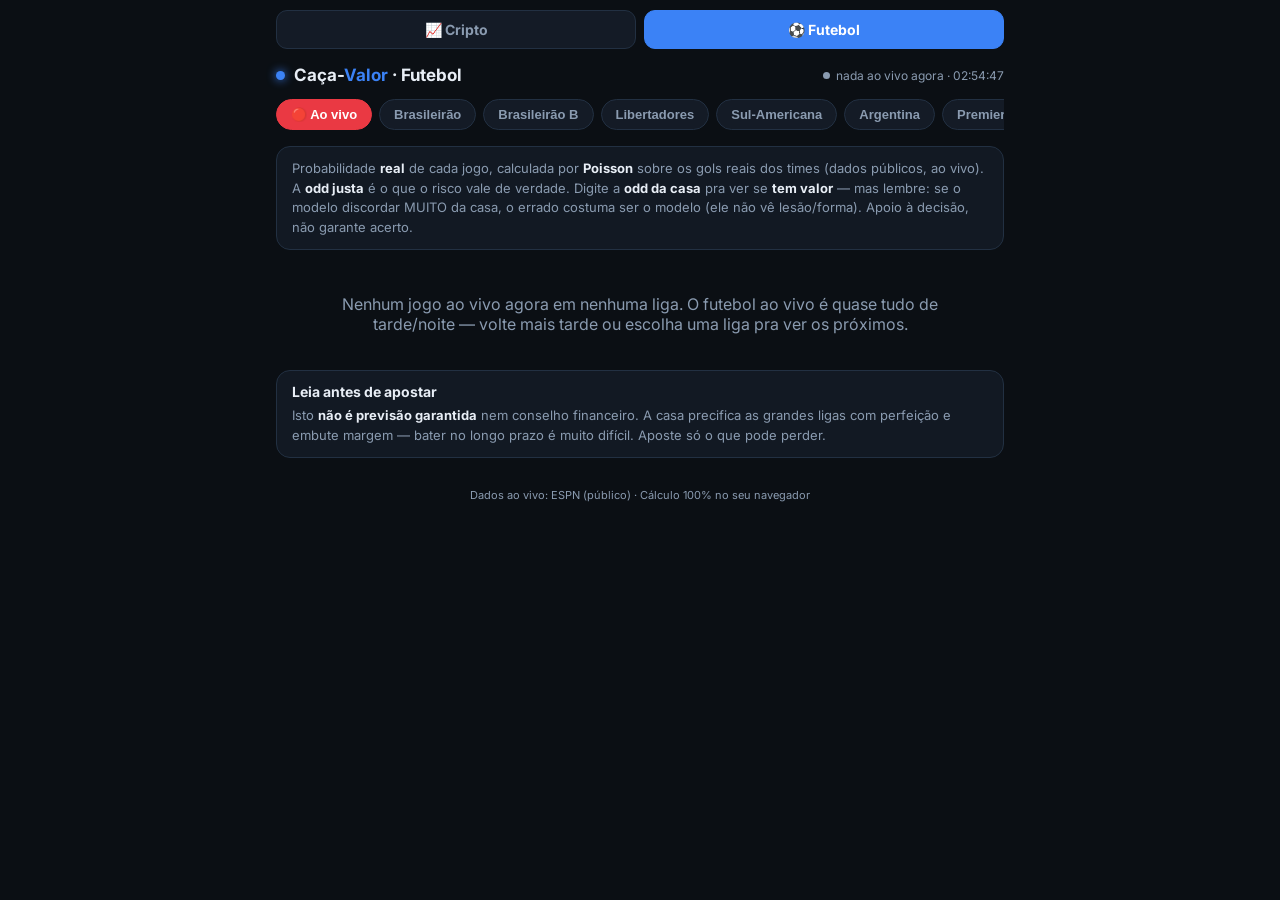
<file: futebol/index.html>
<!doctype html>
<html lang="pt-BR">
<head>
  <meta charset="utf-8">
  <meta name="viewport" content="width=device-width, initial-scale=1, viewport-fit=cover">
  <title>Caça-Valor · Futebol</title>
  <meta name="description" content="Probabilidade real de cada jogo por modelo de Poisson sobre dados ao vivo. Mostra onde a odd da casa tem valor — apoio à decisão, não é previsão garantida.">
  <meta name="theme-color" content="#0b0f14">
  <meta name="color-scheme" content="dark">
  <link rel="preconnect" href="https://fonts.googleapis.com">
  <link rel="preconnect" href="https://fonts.gstatic.com" crossorigin>
  <link rel="stylesheet" href="https://fonts.googleapis.com/css2?family=Inter:wght@400;500;600;700;800&display=swap">
  <link rel="stylesheet" href="assets/css/app.css">
</head>
<body>
  <nav class="appmenu">
    <a href="../" class="am">📈 Cripto</a>
    <a href="./" class="am on">⚽ Futebol</a>
  </nav>
  <header class="topbar">
    <div class="brand"><span class="dot"></span><span>Caça-<b>Valor</b> · Futebol</span></div>
    <div class="status" id="status"><span class="live-dot"></span><span id="status-text">carregando…</span></div>
  </header>

  <nav class="leagues" id="leagues"></nav>

  <section class="intro">
    <p>Probabilidade <b>real</b> de cada jogo, calculada por <b>Poisson</b> sobre os gols reais dos times (dados públicos, ao vivo). A <b>odd justa</b> é o que o risco vale de verdade. Digite a <b>odd da casa</b> pra ver se <b>tem valor</b> — mas lembre: se o modelo discordar MUITO da casa, o errado costuma ser o modelo (ele não vê lesão/forma). Apoio à decisão, não garante acerto.</p>
  </section>

  <main class="list" id="list"><div class="empty">carregando jogos…</div></main>

  <section class="disclaimer">
    <h2>Leia antes de apostar</h2>
    <p>Isto <b>não é previsão garantida</b> nem conselho financeiro. A casa precifica as grandes ligas com perfeição e embute margem — bater no longo prazo é muito difícil. Aposte só o que pode perder.</p>
  </section>

  <footer class="foot">Dados ao vivo: ESPN (público) · Cálculo 100% no seu navegador</footer>

  <script type="module" src="assets/js/app.js"></script>
</body>
</html>
</file>
<file: futebol/assets/css/app.css>
:root {
  --bg: #0b0f14; --bg-2: #121923; --card: #141b26; --card-2: #0f1620;
  --border: #223042; --text: #e8eef6; --muted: #8a9bb0; --accent: #3b82f6;
  --good: #16c784; --bad: #ea3943; --warn: #f0b429; --mid: #8a9bb0;
}
* { box-sizing: border-box; }
.appmenu { display: flex; gap: 8px; padding: 10px 0 0; }
.appmenu .am {
  flex: 1; text-align: center; text-decoration: none; font-weight: 700; font-size: 14px;
  color: var(--muted); background: var(--card); border: 1px solid var(--border);
  border-radius: 11px; padding: 10px; transition: background .15s;
}
.appmenu .am.on { color: #fff; background: var(--accent); border-color: var(--accent); }
body {
  margin: 0; background: var(--bg); color: var(--text);
  font-family: Inter, system-ui, sans-serif; -webkit-font-smoothing: antialiased;
  padding: 0 16px 40px; max-width: 760px; margin: 0 auto;
}
.topbar { display: flex; align-items: center; justify-content: space-between; padding: 16px 0 10px; position: sticky; top: 0; background: linear-gradient(var(--bg) 70%, transparent); z-index: 5; }
.brand { font-size: 17px; font-weight: 700; display: flex; align-items: center; gap: 9px; }
.brand b { color: var(--accent); }
.dot { width: 9px; height: 9px; border-radius: 50%; background: var(--accent); box-shadow: 0 0 10px var(--accent); }
.status { font-size: 12px; color: var(--muted); display: flex; align-items: center; gap: 6px; }
.live-dot { width: 7px; height: 7px; border-radius: 50%; background: var(--muted); }
.status.live .live-dot { background: var(--good); box-shadow: 0 0 8px var(--good); }
.status.err .live-dot { background: var(--bad); }

.leagues { display: flex; gap: 7px; overflow-x: auto; padding: 4px 0 10px; -webkit-overflow-scrolling: touch; }
.leagues button {
  flex: none; background: var(--card); border: 1px solid var(--border); color: var(--muted);
  border-radius: 999px; padding: 7px 14px; font-size: 13px; font-weight: 600; cursor: pointer; white-space: nowrap;
}
.leagues button.on { color: #fff; background: var(--accent); border-color: var(--accent); }
.leagues .live-btn { border-color: rgba(234,57,67,.5); color: #fca5a5; }
.leagues .live-btn.on { background: var(--bad); border-color: var(--bad); color: #fff; }
.liga { font-size: 10px; font-weight: 800; text-transform: uppercase; letter-spacing: .3px; color: var(--accent); background: rgba(59,130,246,.12); border: 1px solid rgba(59,130,246,.3); border-radius: 5px; padding: 1px 6px; margin-right: 2px; }

.intro, .disclaimer { background: var(--bg-2); border: 1px solid var(--border); border-radius: 14px; padding: 12px 15px; margin: 6px 0 14px; }
.intro p, .disclaimer p { margin: 0; font-size: 13px; color: var(--muted); line-height: 1.5; }
.intro b, .disclaimer b { color: var(--text); }
.disclaimer h2 { margin: 0 0 6px; font-size: 14px; }

.empty { color: var(--muted); text-align: center; padding: 30px; }
.sec { font-size: 12.5px; font-weight: 800; letter-spacing: .4px; text-transform: uppercase; color: var(--muted); margin: 14px 2px 8px; }
.sec.live { color: var(--good); }
.more { margin-top: 8px; }
.more > summary, .done > summary { cursor: pointer; font-size: 12px; font-weight: 700; color: var(--accent); list-style: none; padding: 4px 0; }
.more > summary::-webkit-details-marker, .done > summary::-webkit-details-marker { display: none; }
.more[open] > summary { color: var(--muted); }
.done { margin-top: 14px; }
.done > summary { color: var(--muted); }
.done .card { opacity: .72; }
.card { background: var(--bg-2); border: 1px solid var(--border); border-radius: 16px; padding: 14px 15px; margin-bottom: 12px; }
.card.live { border-color: rgba(22,199,132,.45); box-shadow: 0 0 0 1px rgba(22,199,132,.25) inset; }
.ch { display: flex; align-items: center; gap: 8px; flex-wrap: wrap; font-weight: 700; font-size: 15px; }
.ch .x { color: var(--muted); font-weight: 400; }
.ch .sc { font-weight: 800; color: var(--accent); }
.ch .st { margin-left: auto; font-size: 11.5px; font-weight: 600; color: var(--muted); }
.ch .st.live { color: var(--good); }
.form { font-size: 11.5px; color: var(--muted); margin: 7px 0 2px; display: flex; flex-wrap: wrap; gap: 4px; align-items: center; }
.fm { display: inline-flex; gap: 2px; }
.fm i { font-style: normal; font-weight: 800; font-size: 10px; width: 14px; height: 14px; line-height: 14px; text-align: center; border-radius: 3px; color: #0b0f14; }
.fm i.fV { background: var(--good); } .fm i.fE { background: var(--warn); } .fm i.fD { background: var(--bad); }
.rest { color: var(--muted); font-weight: 600; }
.xg { font-size: 12.5px; color: var(--muted); margin: 6px 0 10px; }
.xg b { color: var(--text); }

.mks { display: flex; flex-direction: column; gap: 6px; }
.mk { display: grid; grid-template-columns: 92px 44px 66px 78px 1fr; align-items: center; gap: 8px; font-size: 12.5px; }
.mk-n { color: var(--text); font-weight: 600; }
.mk-p { font-weight: 800; font-variant-numeric: tabular-nums; }
.mk-f { color: var(--muted); font-variant-numeric: tabular-nums; }
.mk-o { width: 100%; background: var(--card-2); border: 1px solid var(--border); color: var(--text); border-radius: 8px; padding: 5px 8px; font-size: 12.5px; }
.mk-o::placeholder { color: #5a6b80; }
.vv { font-size: 11.5px; font-weight: 700; white-space: nowrap; }
.vv.good { color: var(--good); } .vv.bad { color: var(--bad); } .vv.warn { color: var(--warn); } .vv.mid { color: var(--muted); }
.scores { margin-top: 10px; font-size: 11.5px; color: var(--muted); }
.lineup { margin-top: 8px; font-size: 11.5px; color: var(--warn); background: rgba(240,180,41,.1); border: 1px solid rgba(240,180,41,.3); border-radius: 8px; padding: 6px 9px; }
.noeg { font-size: 12px; color: var(--muted); margin-top: 6px; }
.foot { text-align: center; font-size: 11px; color: var(--muted); padding: 16px 0; }

@media (max-width: 480px) {
  .mk { grid-template-columns: 78px 40px 58px 70px; grid-auto-rows: auto; }
  .mk-v { grid-column: 1 / -1; }
}
</file>
